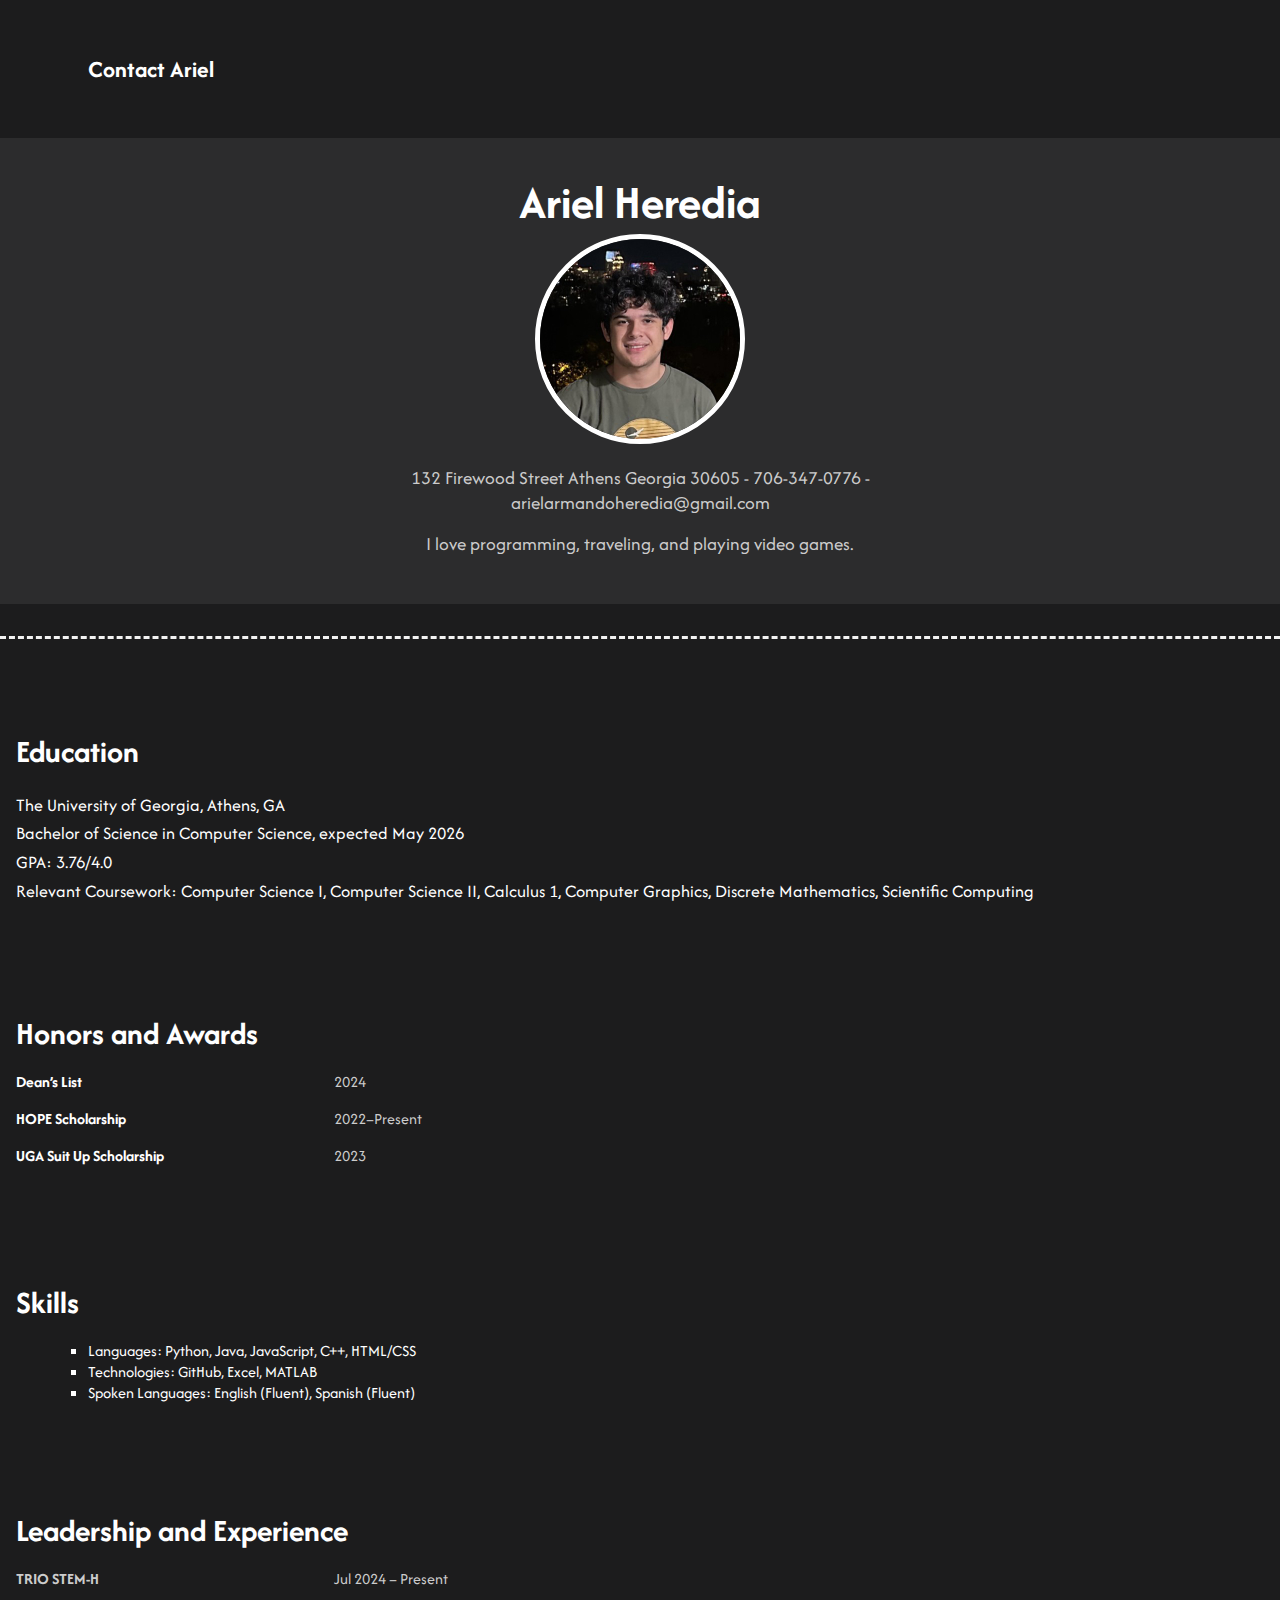
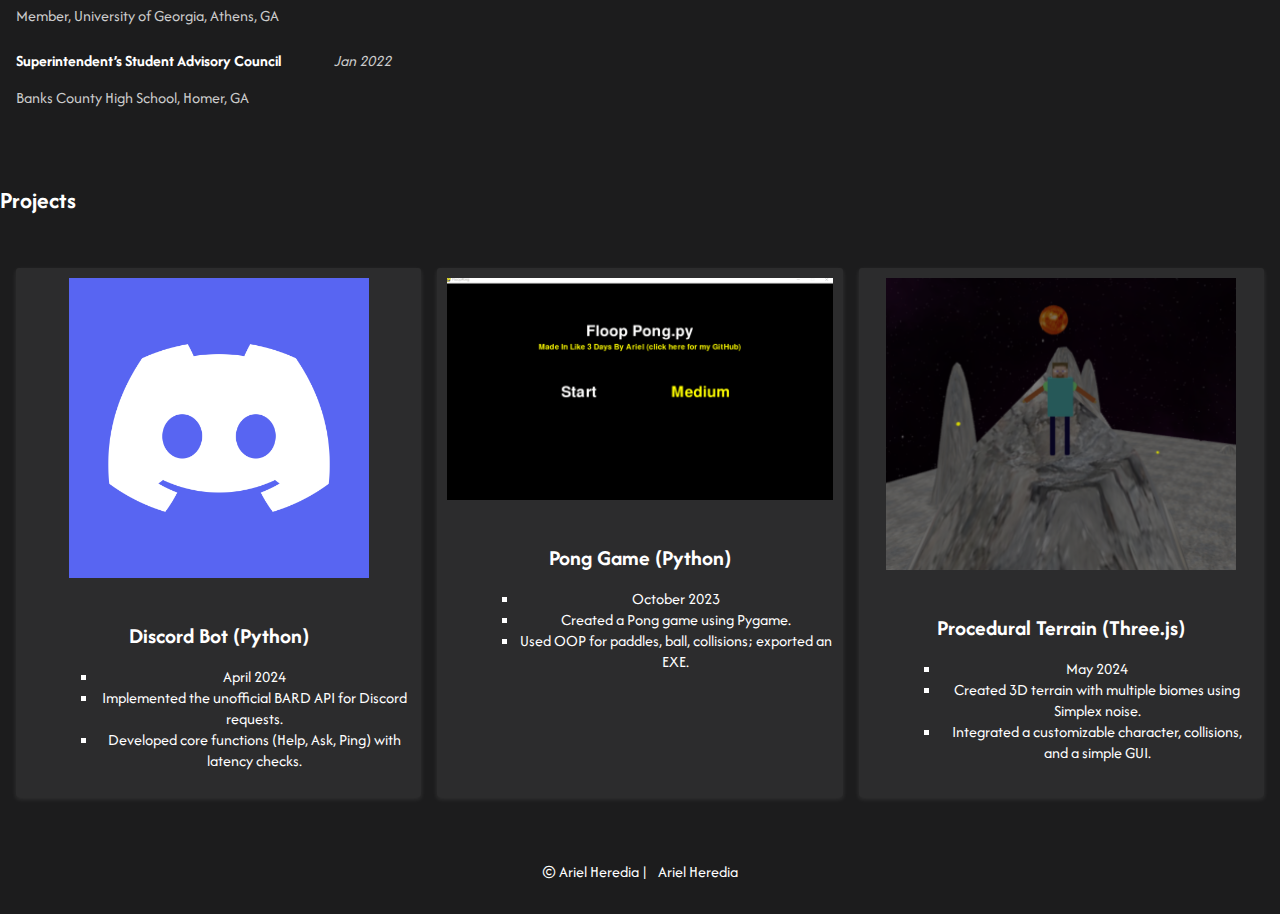
<file: index.html>
<!DOCTYPE html>
<html lang="en">
<head>
  <meta charset="UTF-8" />
  <meta name="viewport" content="width=device-width, initial-scale=1.0"/>
  <title>Ariel Heredia - CV</title>

<link href="https://fonts.googleapis.com/css2?family=Afacad+Flux:wght@100..1000&display=swap" rel="stylesheet">
  
  <link rel="stylesheet" href="/css/style.css">
</head>
<body>

    <nav>
    <ul>
      <a href="/contact.html"><h1>Contact Ariel</h1></a>
    </ul>
  </nav>

  <header class="splash">
    <h1>Ariel Heredia</h1>
    <img src="/images/headshot.jpg" width="200" alt="Ariel Headshot" />
    <p>132 Firewood Street Athens Georgia 30605 - 706-347-0776 - arielarmandoheredia@gmail.com</p>
    <p>I love programming, traveling, and playing video games.</p>
  </header>



  <hr />

  <section>
    <h2>Education</h2>
    <p>
      The University of Georgia, Athens, GA<br>
      Bachelor of Science in Computer Science, expected May 2026<br>
      GPA: 3.76/4.0<br>
      Relevant Coursework: Computer Science I, Computer Science II, Calculus 1,
      Computer Graphics, Discrete Mathematics, Scientific Computing
    </p>
  </section>

  <section>
    <h2>Honors and Awards</h2>
    <dl>
      <dt>Dean’s List</dt>
      <dd>2024</dd>
      <dt>HOPE Scholarship</dt>
      <dd>2022–Present</dd>
      <dt>UGA Suit Up Scholarship</dt>
      <dd>2023</dd>
    </dl>
  </section>

  <section>
    <h2>Skills</h2>
    <ul>
      <li>Languages: Python, Java, JavaScript, C++, HTML/CSS</li>
      <li>Technologies: GitHub, Excel, MATLAB</li>
      <li>Spoken Languages: English (Fluent), Spanish (Fluent)</li>
    </ul>
  </section>

  <section>
    <h2>Leadership and Experience</h2>
    <dl>
      <dt><a href="https://ossa.uga.edu/trio/">TRIO STEM-H</a></dt>
      <dd>Jul 2024 – Present</dd>
      <dd>Member, University of Georgia, Athens, GA</dd>
    </dl>

    <dl>
      <dt>Superintendent’s Student Advisory Council</dt>
      <dd><em>Jan 2022</em></dd>
      <dd>Banks County High School, Homer, GA</dd>
    </dl>
  </section>

  <h2>Projects</h2>
  <section class="three-col">
    <div class="card">
      <img src="/images/discord.png" width="300" alt="Discord Bot Project" />
      <h3>Discord Bot (Python)</h3>
      <ul>
        <li>April 2024</li>
        <li>Implemented the unofficial BARD API for Discord requests.</li>
        <li>Developed core functions (Help, Ask, Ping) with latency checks.</li>
      </ul>
    </div>

    <div class="card">
      <img src="/images/ponggame.gif" width="600" alt="Pong Game Project" />
      <h3>Pong Game (Python)</h3>
      <ul>
        <li>October 2023</li>
        <li>Created a Pong game using Pygame.</li>
        <li>Used OOP for paddles, ball, collisions; exported an EXE.</li>
      </ul>
    </div>

    <div class="card">
      <a href="/3dproject/3dproj.html"><img src="/images/3dgame.png" width="350" alt="Terrain Generation Project"/></a>
      <h3>Procedural Terrain (Three.js)</h3>
      <ul>
        <li>May 2024</li>
        <li>Created 3D terrain with multiple biomes using Simplex noise.</li>
        <li>Integrated a customizable character, collisions, and a simple GUI.</li>
      </ul>
    </div>
  </section>

  <footer>
    <p>
      &copy; Ariel Heredia |
      <a href="/contact.html">Ariel Heredia</a>
    </p>
  </footer>

</body>
</html>
</file>
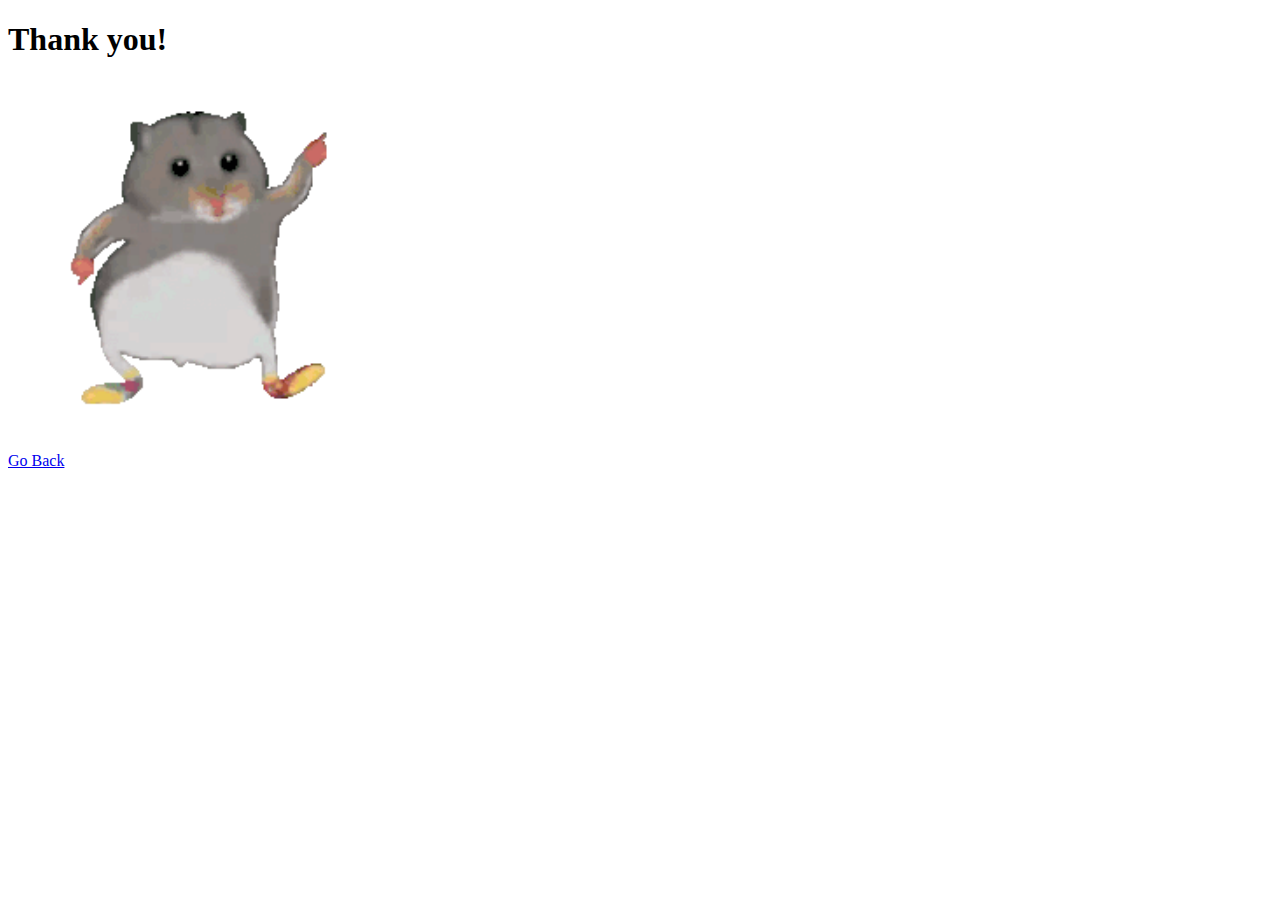
<file: thankyou.html>
<!DOCTYPE html>
<html lang="en">
<head>
    <meta charset="UTF-8">
    <meta name="viewport" content="width=device-width, initial-scale=1.0">
    <title>Document</title>
</head>
<body>
    <h1>Thank you!</h1>
    <img src="/images/dancinghamster.gif" width="350">
<br><br>
<a href="/index.html" alt="Dancing Hamster">Go Back</a>
</body>
</html>
</file>
<file: css/style.css>
/* General Styles */
body {
  margin: 0;
  padding: 0;
  box-sizing: border-box;
  background-color: #1c1c1d; 
  color: #ffffff;
  font-family: 'Afacad Flux', sans-serif;
}

nav {
  background-color: #1c1c1d;
  padding: 16px;
  display: flex;
  justify-content: space-between; 
  align-items: center;
  margin: 0;
}

nav h1 {
  margin: 0;
  font-size: 24px; 
  color: #ffffff;
}

nav a {
  color: #ffffff;
  text-decoration: none;
  padding: 8px;
}

nav a:hover {
  color: #cccccc;
  text-decoration: underline;
}
/* Footer Styles */
footer {
  background-color: #1c1c1d; 
  color: #ffffff;
  padding: 16px;
  display: flex;
  justify-content: center;
  align-items: center;
}

footer a {
  color: #ffffff;
  text-decoration: none;
  margin-left: 8px;
}

footer a:hover {
  color: #cccccc;
  text-decoration: underline;
}

/* Splash Section */
.splash {
  background-color: #2c2c2d; 
  text-align: center;
  padding: 32px;
}

.splash h1 {
  font-size: 48px;
  color: #ffffff;
  margin: 0;
}

.splash img {
  border: 5px solid #ffffff;
  border-radius: 50%;
  max-width: 200px;
}

.splash p {
  color: #cccccc;
  font-size: 19px;
  margin: 16px auto;
  max-width: 600px;
}

/* Horizontal Rules */
hr {
  border: 0;
  border-top: 3px dashed #f2f2f2; 
  margin: 32px 0;
}

/* Sections */
section {
  background-color: #1c1c1d;
  padding: 32px 16px;
  color: #ffffff;
}

/* Section Headings */
section h2 {
  font-size: 32px;
  color: #ffffff;
  margin-bottom: 16px;
}

/* Paragraph Styles */
section p {
  font-size: 18px;
  line-height: 1.6;
  margin-bottom: 16px;
  color: #ffffff;
}

/* link styles */
section a {
  color: #cccccc;
  text-decoration: none;
}

section a:hover {
  color: #ffffff;
  text-decoration: underline;
}

/* List Styles */
ul {
  list-style-type: square;
  margin-left: 32px;
}

dl {
  display: grid;
  grid-template-columns: 1fr 3fr;
  gap: 8px;
}

dl dt {
  font-weight: bold;
  color: #ffffff;
}

dl dd {
  margin: 0 0 8px;
  color: #cccccc;
}

/* Project Section */
.three-col {
  display: grid;
  grid-template-columns: repeat(3, 1fr);
  gap: 16px;
  background-color: #1c1c1d;
}

.card {
  background-color: #2c2c2d;
  color: #ffffff;
  box-shadow: 0 2px 5px rgba(255,255,255,0.1);
  padding: 10px;
  border-radius: 3px;
  text-align: center;
}

.card img {
  max-width: 100%;
  height: auto;
  margin-bottom: 16px;
}

.card h3 {
  font-size: 22px;
  margin-bottom: 8px;
}

/* Contact Page Styles */
.one-col {
  max-width: 600px;
  margin: 0 auto;
  padding: 16px;
}

form {
  display: flex;
  flex-direction: column;
  gap: 16px;
}

form input, form textarea {
  width: 100%;
  padding: 8px;
  border: 1px solid #ccc;
  border-radius: 4px;
}

form input:focus, form textarea:focus {
  outline: none;
  border-color: #0077cc;
}

form button {
  background-color: #0077cc;
  color: #fff;
  border: none;
  padding: 12px 16px;
  border-radius: 4px;
  cursor: pointer;
}

form button:hover {
  background-color: #005fa3;
}
</file>
